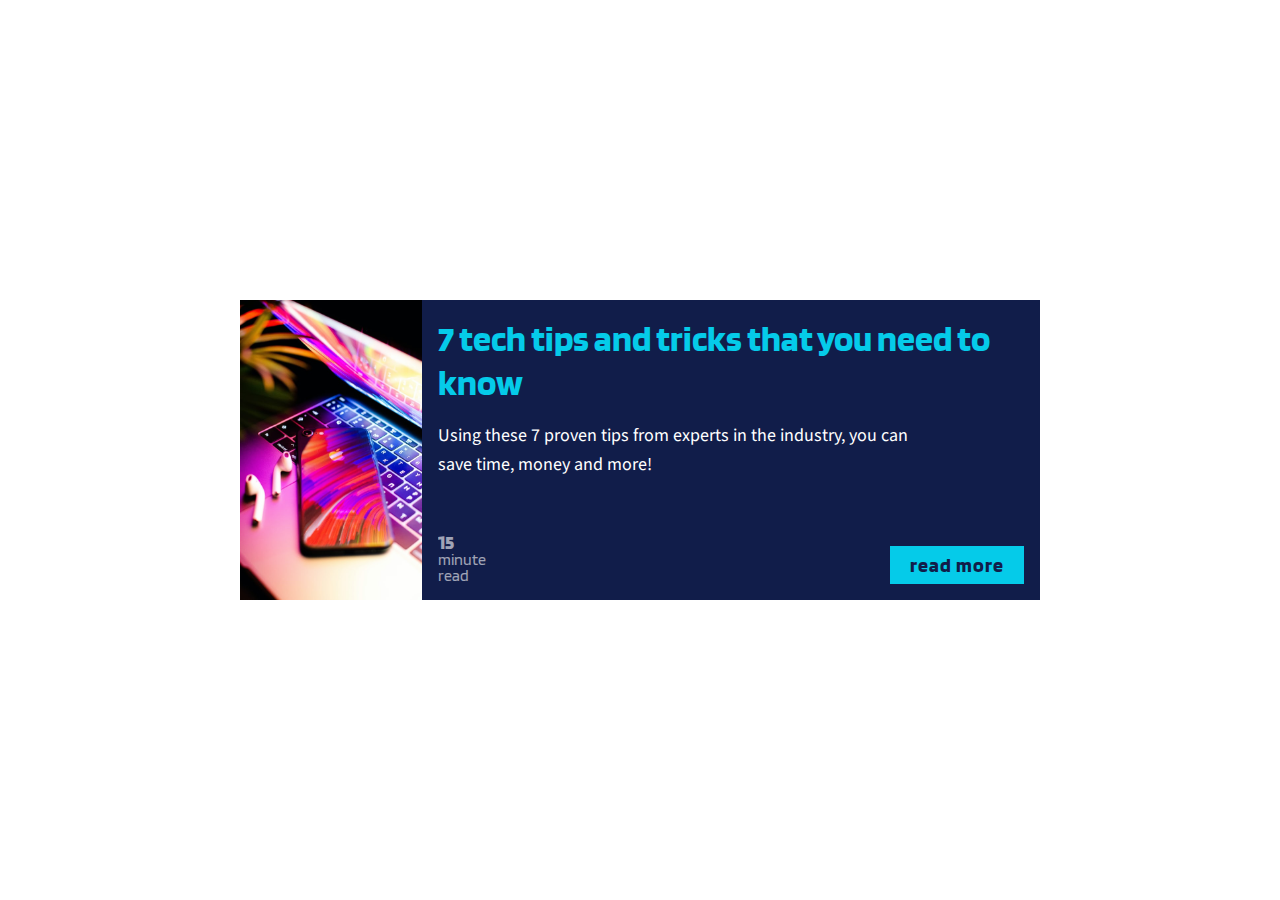
<file: Card-component-with-flexbox/index.html>
<html>
    <head>
        <title>Flexbox card</title>
        <link href="https://fonts.googleapis.com/css?family=Blinker:400,700|Source+Sans+Pro&display=swap" rel="stylesheet">
        <link rel="stylesheet" href="index.css">
    </head>
    <body>
        <div class="card">
            <img class="card-img" src="phone.png" alt="an iphone on a macbook with dramatic lighting">
            <div class="card-content">
                <h2 class="card-title">7 tech tips and tricks that you need to know</h2>
                <p class="card-body">Using these 7 proven tips from experts in the industry, you can save time, money and more!</p>
                <div class="card-footer">
                    <p class="card-read-time"><span>15</span> minute<br>read</p>
                    <a href="#" class="card-btn">read more</a>
                </div>
            </div>
        </div>
    </body>
</html>
</file>
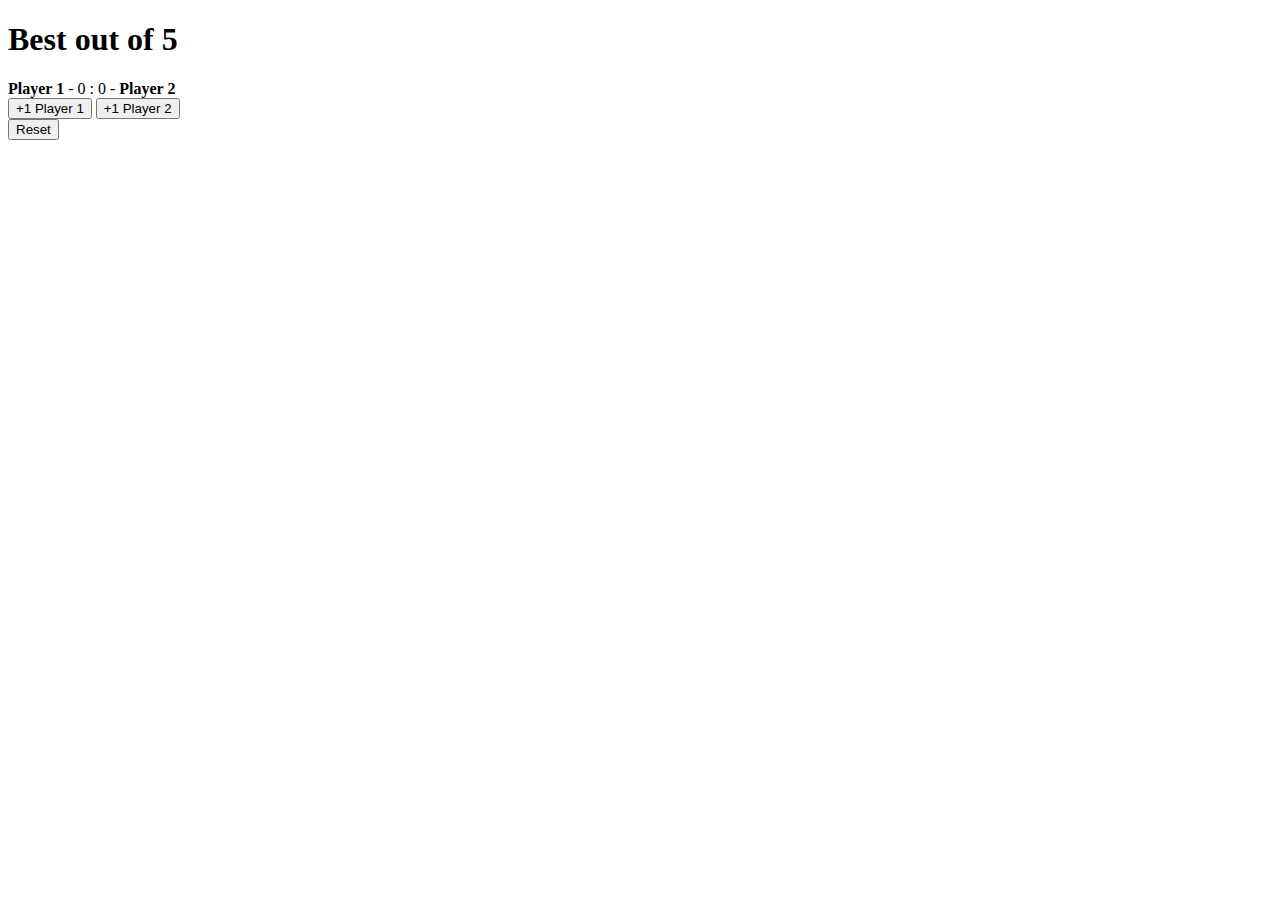
<file: counter/index.html>
<!DOCTYPE html>
<html lang="en" dir="ltr">
  <head>
    <meta charset="utf-8">
    <title>Document</title>
  </head>
  <body>

    <h1>Best out of 5</h1>
    <strong>Player 1</strong> - <span class="score1">0</span> : <span class="score2">0</span> - <strong>Player 2</strong>
    <br>
    <input type="button"  value="+1 Player 1" id="inc1">
    <input type="button"  value="+1 Player 2" id="inc2">
    <div class="result">  </div>
    <button  class="reset">Reset</button>




    <script src = "app.js">

    </script>
  </body>
</html>
</file>
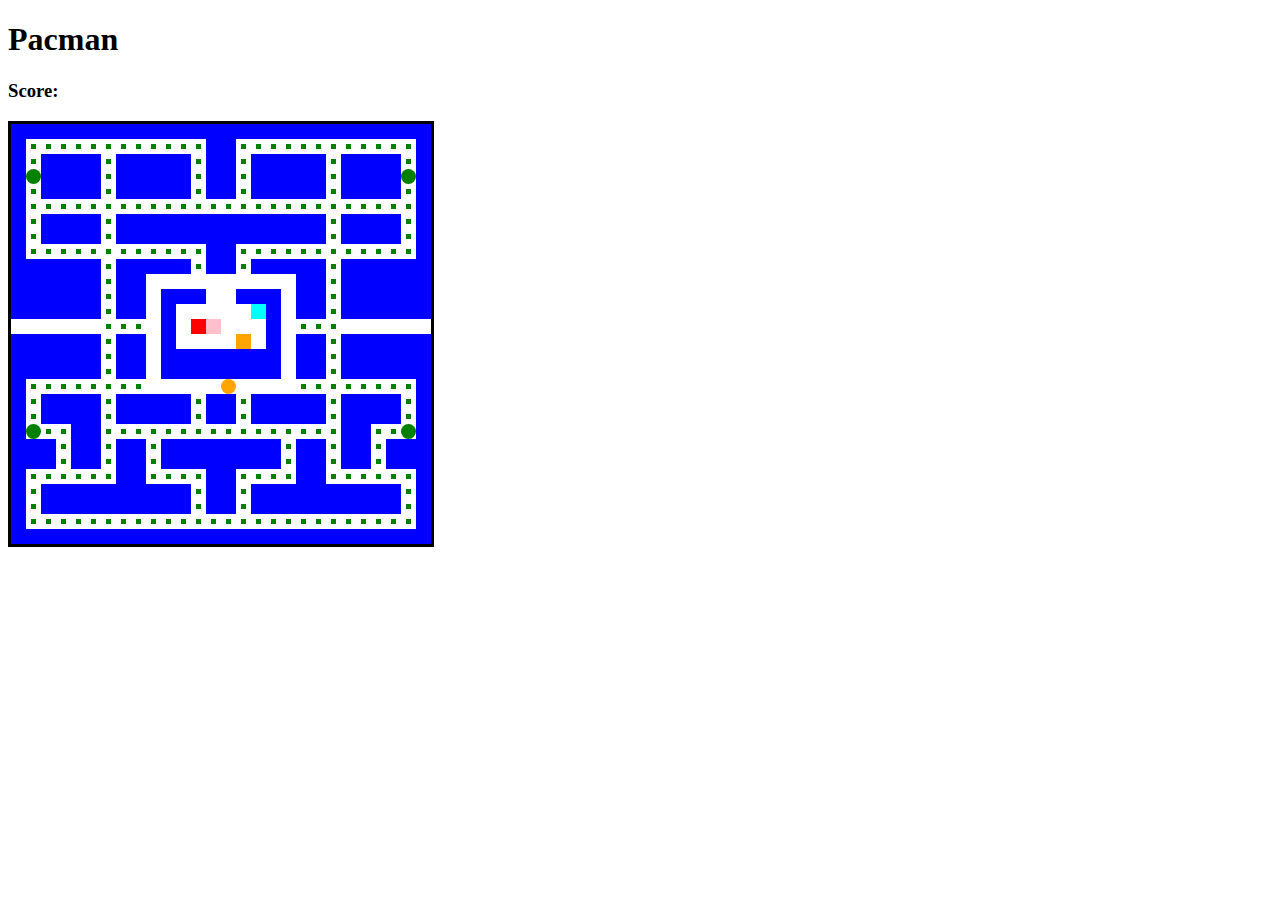
<file: Pac Man/index.html>
<!DOCTYPE html>
<html lang="en">
<head>
    <meta charset="UTF-8">
    <meta http-equiv="X-UA-Compatible" content="IE=edge">
    <meta name="viewport" content="width=device-width, initial-scale=1.0">
    <title>Document</title>
    <link rel="stylesheet" href="index.css">
</head>
<body>
    <h1>Pacman</h1>
    <h3>Score:<span id="score"></span></h3>
    <div class="grid"></div>
    <script src="index.js"></script>
</body>
</html>
</file>
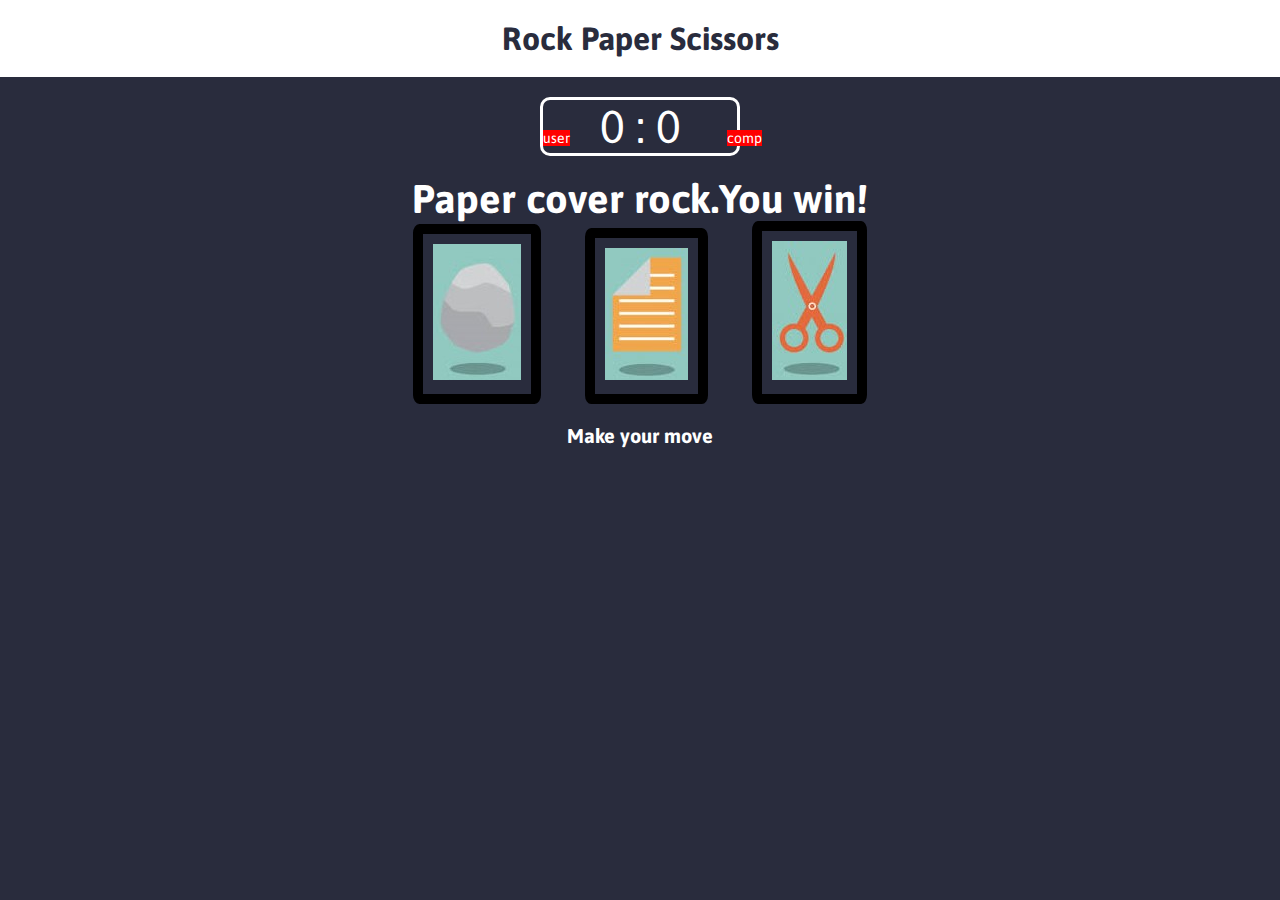
<file: rock_paper_scissors/index.html>
<!DOCTYPE html>
<html lang="en" dir="ltr">
  <head>
    <meta charset="utf-8">
    <title>Document</title>
    <link rel="stylesheet" href="styles.css">
    <link href="https://fonts.googleapis.com/css2?family=Asap&display=swap" rel="stylesheet">
  </head>
  <body>
    <header>
      <h1>Rock Paper Scissors</h1>
    </header>

    <div class="score-board">
      <div id="user-label" class="badge">user</div>
      <div id="comp-label" class="badge">comp</div>
      <span id="user-score">0</span> : <span id ="comp-score">0</span>
    </div>

    <div class="result">
      <p>Paper cover rock.You win!</p>
    </div>

    <div class="choises">
      <div class="choise" id='r'>
        <img src="images/rock.jpeg" alt="">
      </div>
      <div class="choise" id='p'>
        <img src="images/paper.jpeg" alt="">
      </div>
      <div class="choise" id='s'>
        <img src="images/scissors.jpeg" alt="">
      </div>
    </div>
    <p id="action-message">Make your move</p>

  <script src="app.js" charset="utf-8"></script>


  </body>
</html>
</file>
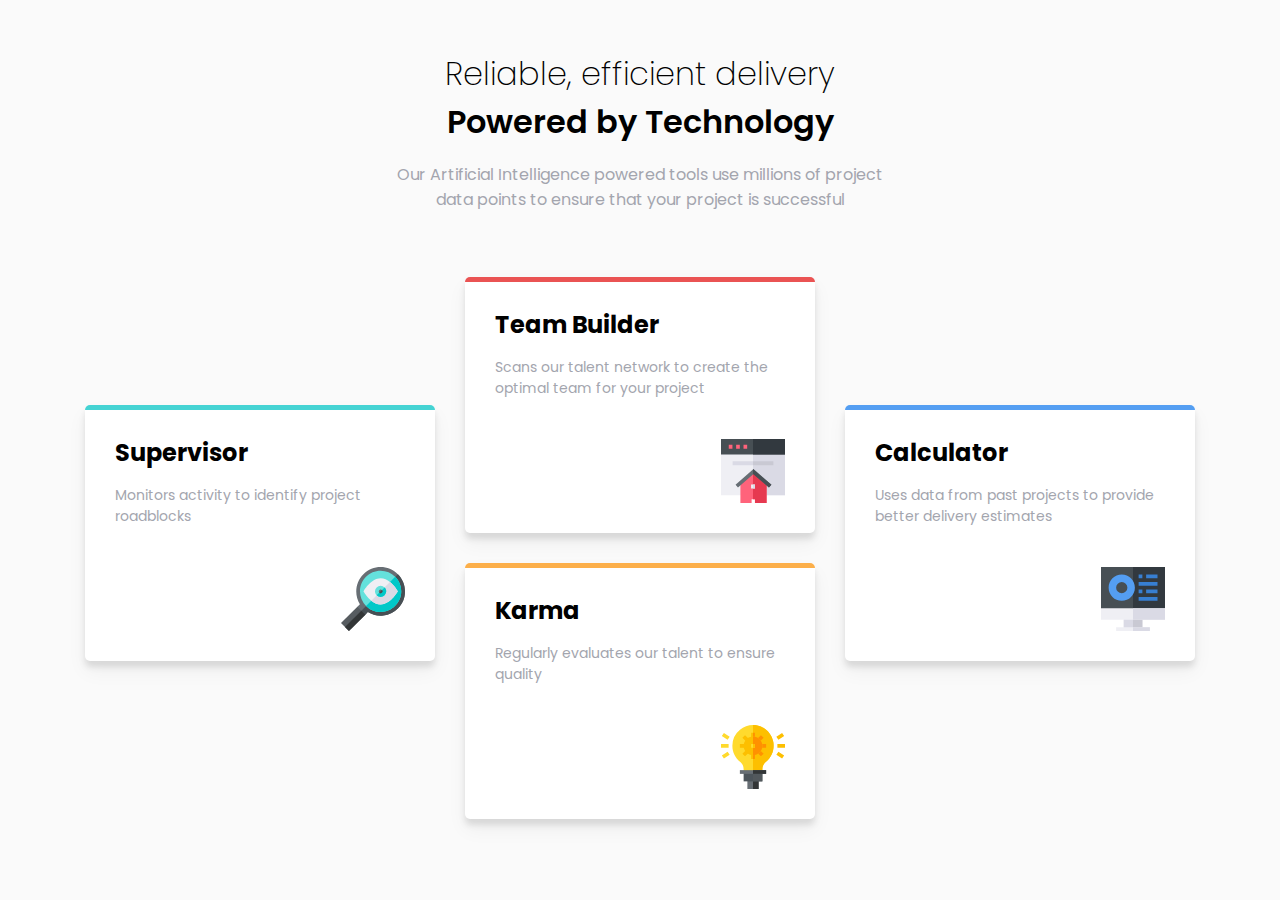
<file: Four_Card/four-card-feature-section-master/index.html>
<!DOCTYPE html>
<html lang="en">
	<head>
		<meta charset="UTF-8" />
		<meta name="viewport" content="width=device-width, initial-scale=1.0" />
		<link
			rel="icon"
			type="image/png"
			sizes="32x32"
			href="./images/favicon-32x32.png"
		/>
		<title>Frontend Mentor | Four card feature section</title>
		<link rel="stylesheet" href="style.css" />
	</head>
	<body>
		<header>
			<h1>
				Reliable, efficient delivery
				<span>Powered by Technology</span>
			</h1>
			<p>
				Our Artificial Intelligence powered tools use millions of project data
				points to ensure that your project is successful
			</p>
		</header>

		<div class="container">
			<div class="box box-cyan box-push">
				<h2>Supervisor</h2>
				<p>Monitors activity to identify project roadblocks</p>
				<img src="images/icon-supervisor.svg" alt="supervisor" />
			</div>

			<div class="box box-red">
				<h2>Team Builder</h2>
				<p>
					Scans our talent network to create the optimal team for your project
				</p>
				<img src="images/icon-team-builder.svg" alt="supervisor" />
			</div>

			<div class="box box-blue box-push">
				<h2>Calculator</h2>
				<p>Uses data from past projects to provide better delivery estimates</p>
				<img src="images/icon-calculator.svg" alt="supervisor" />
			</div>

			<div class="box box-orange">
				<h2>Karma</h2>
				<p>Regularly evaluates our talent to ensure quality</p>
				<img src="images/icon-karma.svg" alt="supervisor" />
			</div>
		</div>
	</body>
</html>
</file>
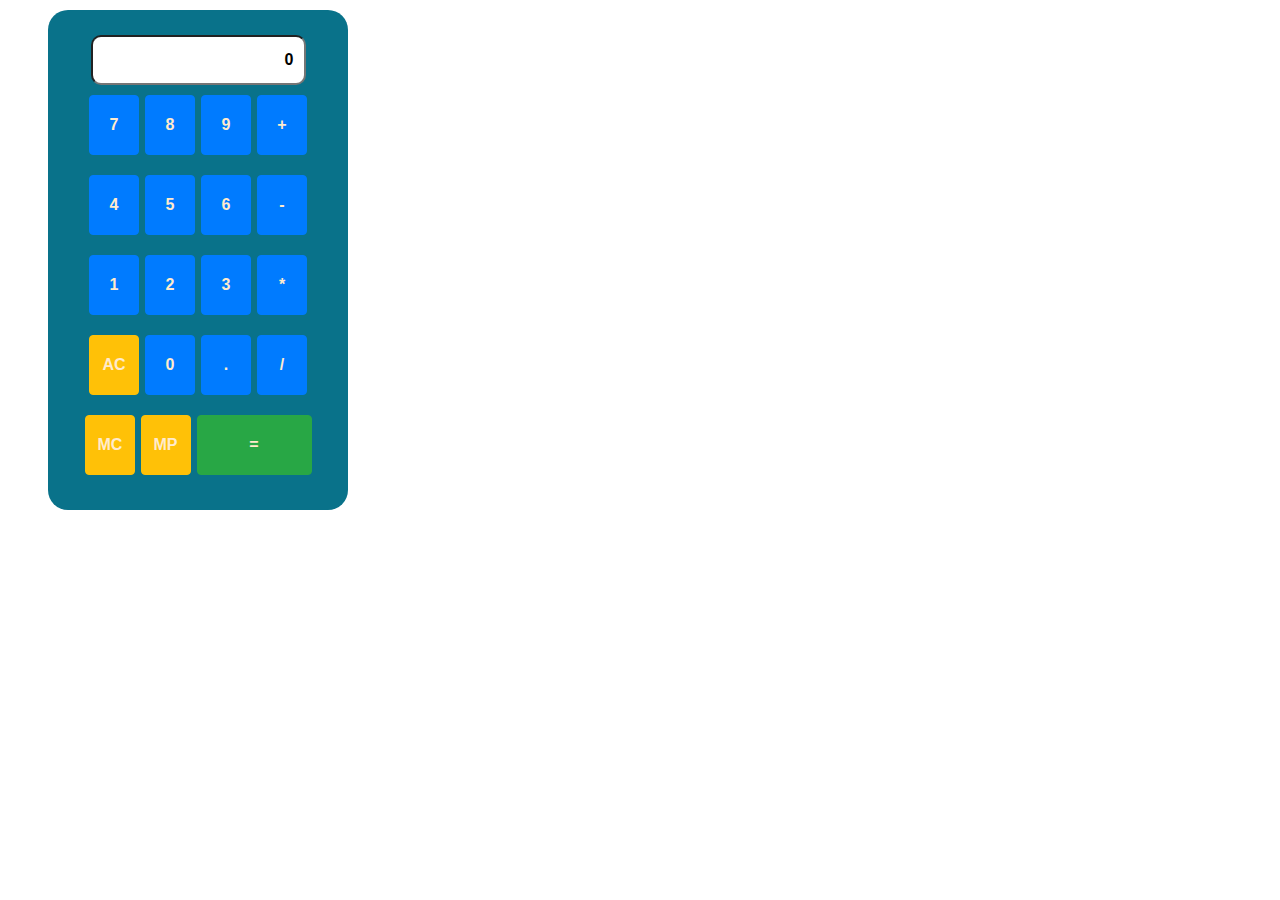
<file: calculator/index2.html>
<!DOCTYPE html>
<html lang="en">
<head>
    <meta charset="UTF-8">
    <meta name="viewport" content="width=device-width, initial-scale=1.0">
    <title>Calc</title>
    <link rel="stylesheet" href="https://stackpath.bootstrapcdn.com/bootstrap/4.3.1/css/bootstrap.min.css" integrity="sha384-ggOyR0iXCbMQv3Xipma34MD+dH/1fQ784/j6cY/iJTQUOhcWr7x9JvoRxT2MZw1T" crossorigin="anonymous">
    <link rel="stylesheet" href="style2.css">
    <script src="script2.js"></script>
</head>
<body>
    <div class="container">
       <div class="center">
            <div class="row">           
                    <input type="text" id="entry" class="entry" value="0" readonly>       
            </div>
        
                <div class="row">
                    <button type="button" class=" btn btn-primary numeric" onclick="numericPress(7)" >7</button>
                    <button type="button" class="btn btn-primary numeric" onclick="numericPress(8)" >8</button>
                    <button type="button" class="btn btn-primary numeric" onclick="numericPress(9)" >9</button>
                    <button type="button" class="btn btn-primary operation" onclick="operatorPress('+')" >+</button>
                </div>
            

            <div class="row">
                <button type="button" class="btn btn-primary numeric" onclick="numericPress(4)" >4</button>
                <button type="button" class="btn btn-primary numeric" onclick="numericPress(5)" >5</button>
                <button type="button" class="btn btn-primary numeric" onclick="numericPress(6)" >6</button>
                <button type="button" class="btn btn-primary operation" onclick="operatorPress('-')" >-</button>
            </div>

            <div class="row">
                <button type="button" class="btn btn-primary numeric" onclick="numericPress(1)" >1</button>
                <button type="button" class="btn btn-primary numeric" onclick="numericPress(2)" >2</button>
                <button type="button" class="btn btn-primary numeric" onclick="numericPress(3)" >3</button>
                <button type="button" class="btn btn-primary operation" onclick="operatorPress('*')" >*</button>
            </div>

            <div class="row">
                <button type="button" class="btn btn-warning numeric" onclick="clearPress()" >AC</button>
                <button type="button" class="btn btn-primary numeric" onclick="numericPress(0)" >0</button>
                <button type="button" class="btn btn-primary numeric" onclick="numericPress('.')" >.</button>
                <button type="button" class="btn btn-primary operation" onclick="operatorPress('/')" >/</button>
            </div>

            <div class="row">
                <button type="button" class="btn btn-warning numeric" onclick="copyValue()" >MC</button>
                <button type="button" class="btn btn-warning numeric" onclick="pasteValue()" >MP</button>
                <button type="button" class="btn btn-success equals" onclick="equalPress()" >=</button>
                
            </div>
       </div>       

    </div>
</body>
</html>
</file>
<file: Card-component-with-flexbox/index.css>
body {
  margin: 0;
  min-height: 100vh;
  display: flex;
  justify-content: center;
  align-items: center;
}

.card {
  width: 90%;
  max-width: 800px;
  background: #111d4a;
  color: #fff;
  display: flex;
  flex-direction: column;
}

.card-img {
  object-fit: cover;
  flex-basis: 200px;
  min-width: 0;
  min-height: 0;

  background: yellow;
}

.card-content {
  padding: 1em;
}

.card-title,
.card-read-time,
.card-btn {
  font-family: "Blinker", sans-serif;
}

.card-title {
  color: #05cbe9;
  font-size: 1.75rem;
  margin: 0;
}

.card-body {
  font-size: 1rem;
  font-family: "Source Sans Pro", sans-serif;
  line-height: 1.6;
}

.card-footer {
  display: flex;
  justify-content: space-between;
  align-items: flex-end;
  margin-top: 3em;
}

.card-btn {
  font-size: 1.25rem;
  background: #05cbe9;
  color: #111d4a;
  text-decoration: none;
  font-weight: 700;
  padding: 0.35em 1em;
  letter-spacing: 1px;
}

.card-read-time {
  margin: 0;
  opacity: 0.6;
  line-height: 1;
}

.card-read-time span {
  font-weight: 700;
  display: block;
  font-size: 1.25em;
}

@media (min-width: 600px) {
  .card {
    flex-direction: row;
  }

  .card-img {
    height: 300px;
  }

  .card-content {
    display: flex;
    flex-direction: column;
  }

  .card-title {
    font-size: 2.25rem;
  }

  .card-body {
    font-size: 1.125rem;
    max-width: 500px;
  }

  .card-footer {
    margin-top: auto;
  }
}
</file>
<file: Pac Man/index.css>
html,
body {
  margin: 10;
  padding: 10;
}

.grid {
  display: flex;
  flex-wrap: wrap;
  width: 420px;
  height: 420px;
  border: solid black;
}

.grid div {
  width: 15px;
  height: 15px;
}

.pac-dot {
  background-color: green;
  border: 5px solid white;
  box-sizing: border-box;
}

.wall {
  background-color: blue;
}

.power-pellet {
  background-color: green;
  border-radius: 7.5px;
}

.pacman {
  background-color: orange;
  border-radius: 7.5px;
  border: none;
}

.blinky {
  background-color: red;
  border: none;
}

.pinky {
  background-color: pink;
  border: none;
}

.inky {
  background-color: aqua;
  border: none;
}

.clyde {
  background-color: orange;
  border: none;
}

.scared-ghost {
  background-color: aquamarine;
  border: none;
}
</file>
<file: rock_paper_scissors/styles.css>
* {
  box-sizing: border-box;
  margin: 0;
  padding: 0;
}

body {
  background-color: #292c3d;;
}

header {
  background: white;
  padding: 20px;
}

header > h1 {
  color: #292c3d;
  text-align: center;
  font-family: 'Asap', sans-serif;
}

.score-board {
  margin : 20px auto;
  width: 200px;
  font-family: Asap, sans-serif;
  position: relative;
  text-align: center;
  border: 3px solid white;
  border-radius: 10px;
  color: white;
  padding-left: 15px 20px;
  font-size: 46px;
}

.badge {
  background: red;
  color: white;
  font-size: 14px;
}

#user-label{
  position: absolute;
  top:30px;
  left: :-25px;
}

#comp-label{
  position: absolute;
  top:30px;
  right:-25px;
}


.result {
  font-size : 40px;
  color: white;
}

.result > p {
  text-align : center;
  font-weight: bold;
  font-family: Asap, sans-serif;;
}

.choises {
  margin-top: 50px 0;
  text-align: center;
}

.choise {
  border: 10px solid black;
  border-radius : 5%;
  margin: 0 20px;
  padding: 10px;
  display: inline-block;
  transition: all 0.3s ease;
}

.choise:hover {

  cursor: pointer;
  background: #91c9c0;
}

#action-message {
  text-align: center;
  color: white;
  font-family: Asap, sans-serif;
  font-weight: bold;
  font-size: 20px;
  margin-top: 20px;
}

.green-glow {
border : 4px solid #4dcc7d;
box-shadow: 0 0 10px #31b43a;
}

.red-glow {
border : 4px solid #fc121b;
box-shadow: 0 0 10px #d01115;
}

.gray-glow {
border : 4px solid #b1b2c0;
box-shadow: 0 0 10px #979ba3;
}
</file>
<file: Four_Card/four-card-feature-section-master/style.css>
@import url('https://fonts.googleapis.com/css?family=Poppins:200,400,600&display=swap');

* {
	box-sizing: border-box;
}

body {
	background-color: hsl(0, 0%, 98%);
	font-family: 'Poppins', sans-serif;
}

header {
	margin: 50px auto;
	max-width: 500px;
	text-align: center;
}

h1 {
	font-weight: 200;
	margin: 0;
}

h1 span {
	font-weight: 600;
}

p {
	color: hsl(229, 6%, 66%);
}

.container {
	display: flex;
	flex-wrap: wrap;
	justify-content: center;
	margin: 0 auto;
	max-width: 1140px;
}

.box {
	background-color: #fff;
	box-shadow: 0 10px 20px rgba(0, 0, 0, 0.05), 0 6px 6px rgba(0, 0, 0, 0.1);
	border-radius: 5px;
	padding: 30px;
	position: relative;
	overflow: hidden;
	margin: 15px;
	width: 350px;
}

.box::after {
	content: '';
	position: absolute;
	top: 0;
	left: 0;
	height: 5px;
	width: 100%;
}

.box-red::after {
	background-color: hsl(0, 78%, 62%);
}

.box-cyan::after {
	background-color: hsl(180, 62%, 55%);
}

.box-orange::after {
	background-color: hsl(34, 97%, 64%);
}

.box-blue::after {
	background-color: hsl(212, 86%, 64%);
}

.box-push {
	transform: translateY(50%);
}

.box h2 {
	margin: 0;
}

.box p {
	font-size: 14px;
	margin: 15px 0 40px;
}

.box img {
	display: block;
	margin-left: auto;
}

footer {
	text-align: center;
}

@media (max-width: 775px) {
	.box-push {
		transform: translateY(0);
	}
}
</file>
<file: calculator/style2.css>
.container{
    background: black;
    margin: 3rem;
    width: 300px;
    background-color: rgb(9, 114, 138);
    border-radius: 20px;
    padding: 25px;
    margin-top: 10px;
    margin-bottom: 10px;
}

.center{
    margin:0 auto;
}

.row {
    margin: 0 auto;
    display: flex;
    align-items: center;
    justify-content: center;
}

.entry{
    width: 215px;
    height: 50px;
    border-radius: 10px;
    padding: 10px;
    margin: 0 auto;
    font-size: 16px;
    font-weight: bold;
    text-align: right;
}

.numeric{
    height: 60px;
    width: 50px;
    margin: 10px 3px;
    color: blanchedalmond;
}

.operation{
    height: 60px;
    width: 50px;
    margin: 10px 3px;
    color: blanchedalmond;
}

.equals{
    height: 60px;
    width: 115px;
    margin: 10px 3px;
    color: blanchedalmond;
}

.btn{
    font-weight: bold;
}
</file>
